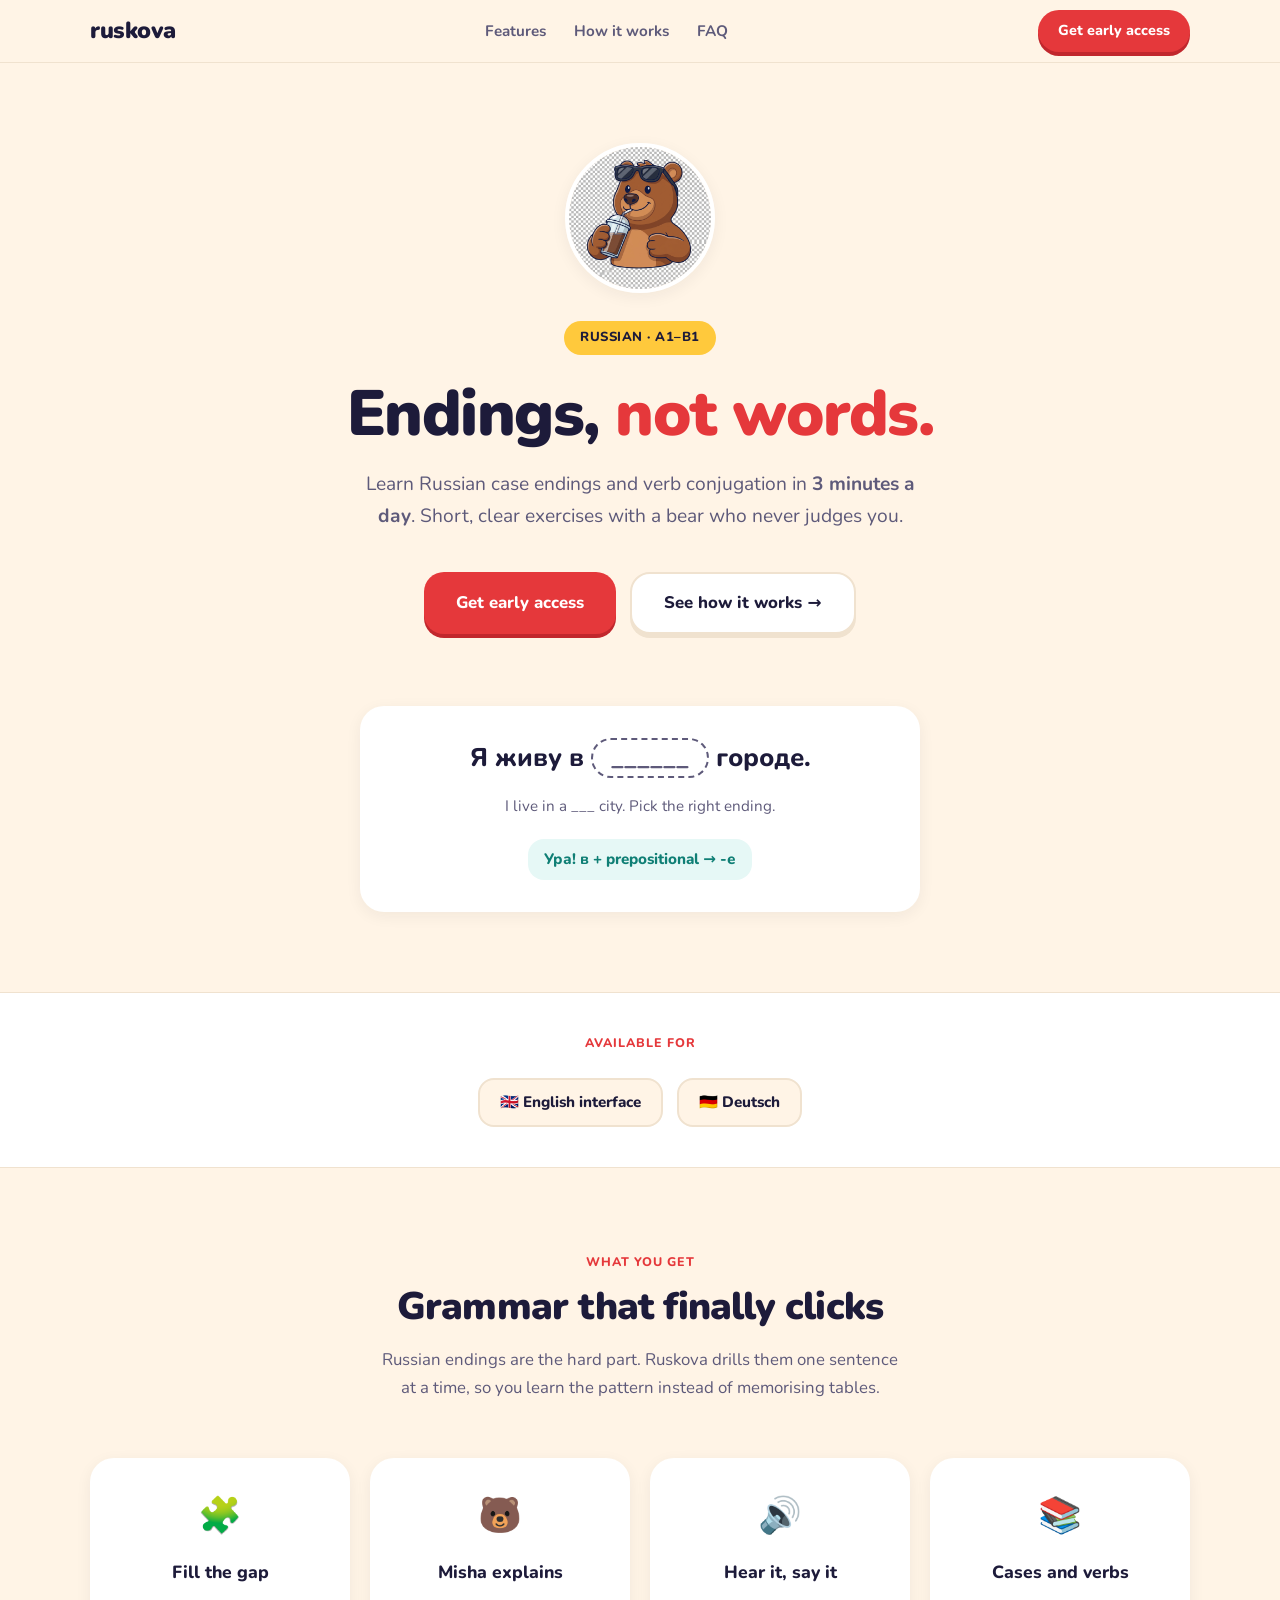
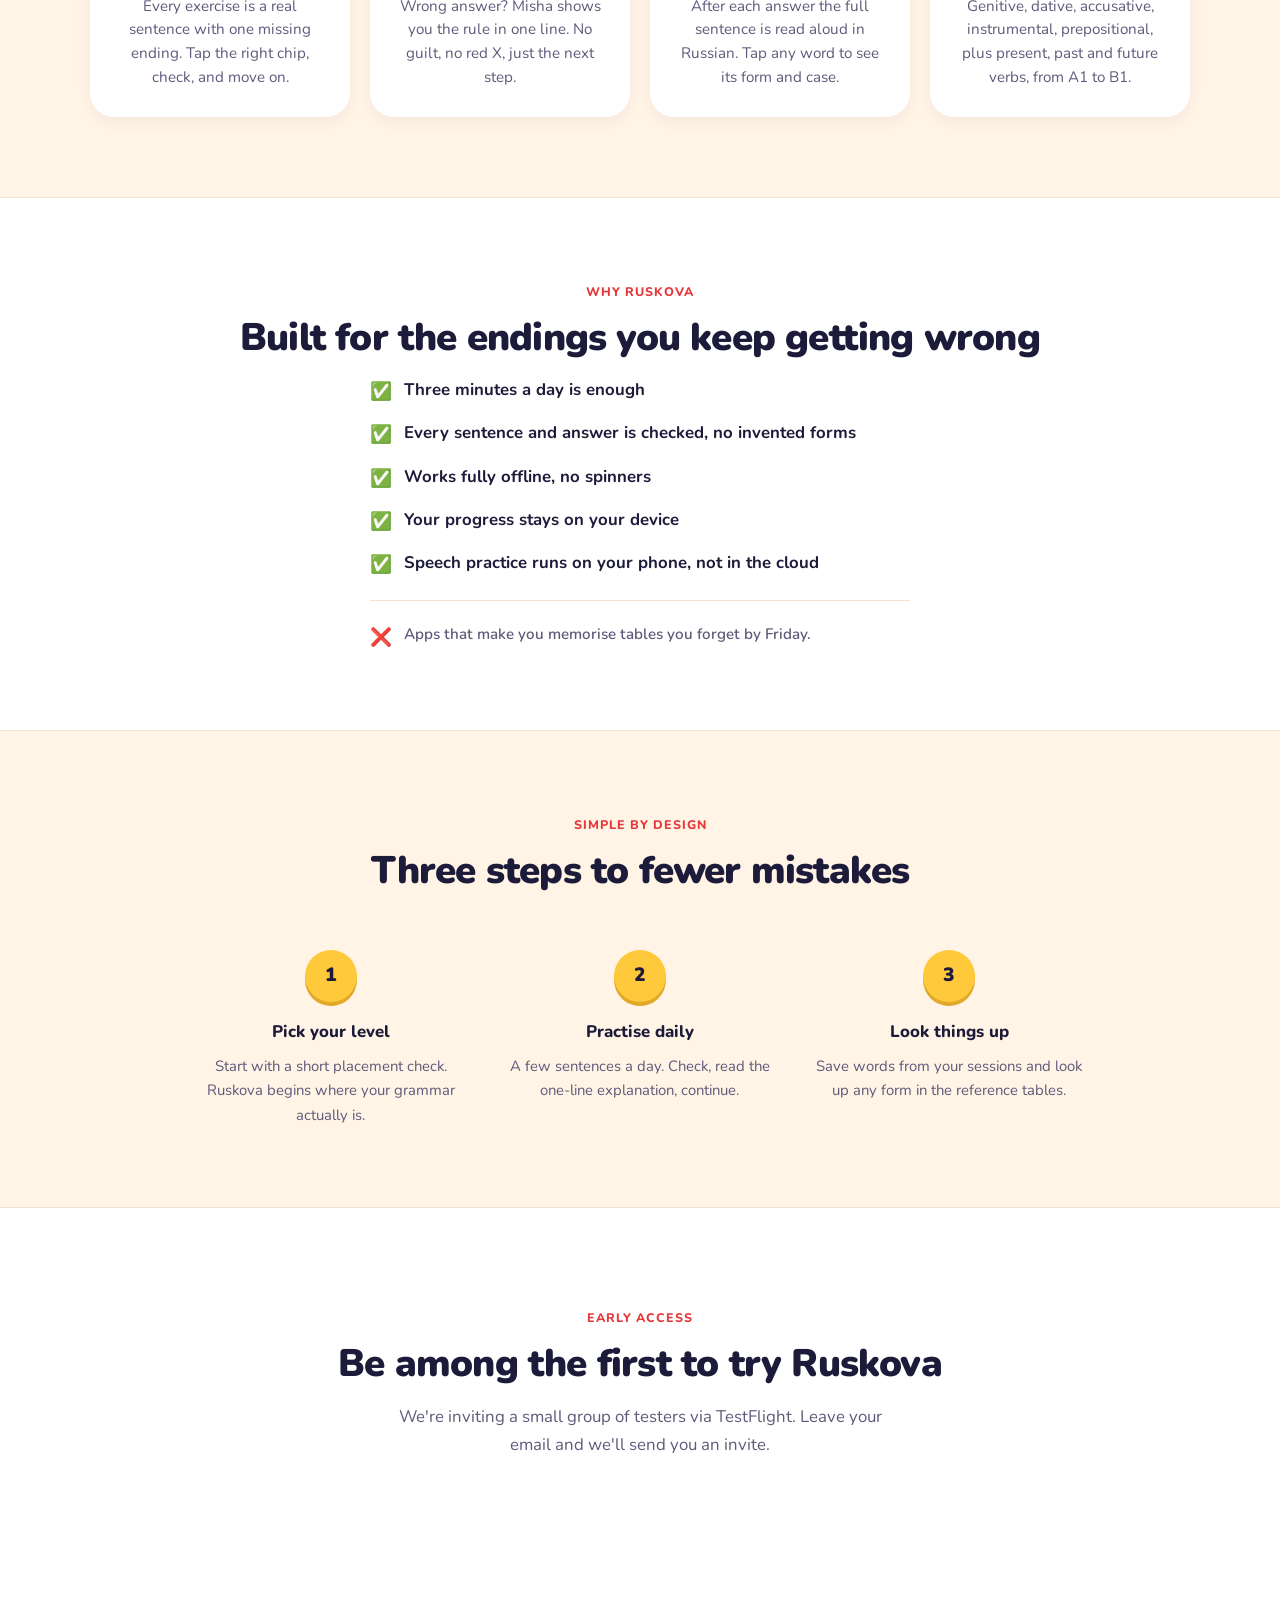
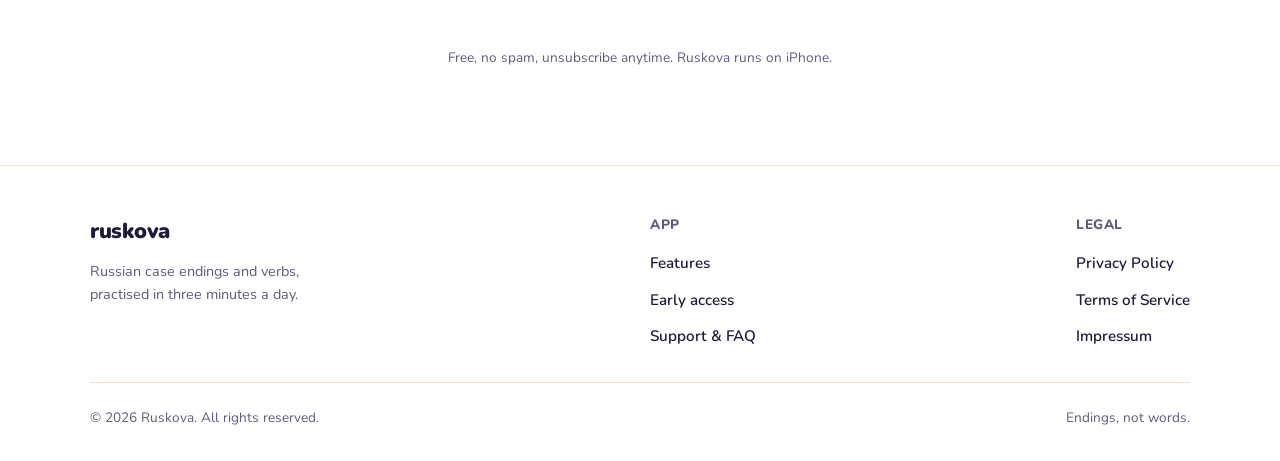
<file: index.html>
<!DOCTYPE html>
<html lang="en">
<head>
  <meta charset="UTF-8" />
  <meta name="viewport" content="width=device-width, initial-scale=1.0" />
  <title>Ruskova – Endings, not words.</title>
  <meta name="description" content="Ruskova teaches you Russian case endings and verb conjugation in 3 minutes a day. Practice A1–B1 with Misha, the cool bear who never judges." />
  <meta property="og:title" content="Ruskova – Endings, not words." />
  <meta property="og:description" content="Ruskova teaches you Russian case endings and verb conjugation in 3 minutes a day. Practice A1–B1 with Misha, the cool bear who never judges." />
  <meta property="og:type" content="website" />
  <link rel="preconnect" href="https://fonts.googleapis.com" />
  <link rel="preconnect" href="https://fonts.gstatic.com" crossorigin />
  <link href="https://fonts.googleapis.com/css2?family=Nunito:wght@400;600;700;800;900&display=swap" rel="stylesheet" />
  <link rel="stylesheet" href="assets/style.css" />
</head>
<body>

<!-- ── Navigation ── -->
<nav>
  <div class="nav-inner">
    <a href="index.html" class="nav-logo">ruskova</a>
    <ul class="nav-links">
      <li><a href="#features">Features</a></li>
      <li><a href="#how">How it works</a></li>
      <li><a href="support.html">FAQ</a></li>
    </ul>
    <a href="#beta" class="nav-links nav-cta">Get early access</a>
  </div>
</nav>

<!-- ── Hero ── -->
<section class="hero">
  <img class="hero-mascot" src="assets/misha.jpeg" alt="Misha, the cool bear with sunglasses" />
  <span class="hero-badge">Russian · A1–B1</span>
  <h1>Endings, <span class="highlight">not words.</span></h1>
  <p class="hero-sub">Learn Russian case endings and verb conjugation in <strong>3 minutes a day</strong>. Short, clear exercises with a bear who never judges you.</p>
  <div class="hero-actions">
    <a href="#beta" class="btn-primary">Get early access</a>
    <a href="#features" class="btn-ghost">See how it works →</a>
  </div>
</section>

<!-- ── Example ── -->
<section style="text-align:center; padding-top: 0;">
  <div class="example">
    <div class="sentence">Я живу в <span class="gap">______</span> городе.</div>
    <div class="translation">I live in a ___ city. Pick the right ending.</div>
    <span class="feedback">Ура! в + prepositional → -е</span>
  </div>
</section>

<!-- ── Languages ── -->
<section class="languages-section" style="padding: 40px 5%;">
  <p class="section-label" style="display:block;text-align:center;margin-bottom:24px;">Available for</p>
  <div class="lang-row">
    <span class="lang-chip">🇬🇧 English interface</span>
    <span class="lang-chip">🇩🇪 Deutsch</span>
  </div>
</section>

<!-- ── Features ── -->
<section id="features" style="text-align:center;">
  <span class="section-label">What you get</span>
  <h2 class="section-title">Grammar that finally clicks</h2>
  <p class="section-sub" style="margin:0 auto 56px;">Russian endings are the hard part. Ruskova drills them one sentence at a time, so you learn the pattern instead of memorising tables.</p>
  <div class="features-grid">
    <div class="feature-card">
      <span class="feature-icon">🧩</span>
      <h3>Fill the gap</h3>
      <p>Every exercise is a real sentence with one missing ending. Tap the right chip, check, and move on.</p>
    </div>
    <div class="feature-card">
      <span class="feature-icon">🐻</span>
      <h3>Misha explains</h3>
      <p>Wrong answer? Misha shows you the rule in one line. No guilt, no red X, just the next step.</p>
    </div>
    <div class="feature-card">
      <span class="feature-icon">🔊</span>
      <h3>Hear it, say it</h3>
      <p>After each answer the full sentence is read aloud in Russian. Tap any word to see its form and case.</p>
    </div>
    <div class="feature-card">
      <span class="feature-icon">📚</span>
      <h3>Cases and verbs</h3>
      <p>Genitive, dative, accusative, instrumental, prepositional, plus present, past and future verbs, from A1 to B1.</p>
    </div>
  </div>
</section>

<!-- ── Benefits ── -->
<section style="text-align:center; background: var(--card); border-top:1px solid var(--border); border-bottom:1px solid var(--border);">
  <span class="section-label">Why Ruskova</span>
  <h2 class="section-title">Built for the endings you keep getting wrong</h2>
  <div class="benefits-list">
    <div class="benefit-row"><span class="benefit-icon">✅</span> Three minutes a day is enough</div>
    <div class="benefit-row"><span class="benefit-icon">✅</span> Every sentence and answer is checked, no invented forms</div>
    <div class="benefit-row"><span class="benefit-icon">✅</span> Works fully offline, no spinners</div>
    <div class="benefit-row"><span class="benefit-icon">✅</span> Your progress stays on your device</div>
    <div class="benefit-row"><span class="benefit-icon">✅</span> Speech practice runs on your phone, not in the cloud</div>
    <hr class="benefit-divider" />
    <div class="benefit-row benefit-no"><span class="benefit-icon">❌</span> Apps that make you memorise tables you forget by Friday.</div>
  </div>
</section>

<!-- ── How it works ── -->
<section id="how" style="text-align:center;">
  <span class="section-label">Simple by design</span>
  <h2 class="section-title">Three steps to fewer mistakes</h2>
  <div class="steps" style="margin-top: 56px;">
    <div class="step">
      <div class="step-num">1</div>
      <h3>Pick your level</h3>
      <p>Start with a short placement check. Ruskova begins where your grammar actually is.</p>
    </div>
    <div class="step">
      <div class="step-num">2</div>
      <h3>Practise daily</h3>
      <p>A few sentences a day. Check, read the one-line explanation, continue.</p>
    </div>
    <div class="step">
      <div class="step-num">3</div>
      <h3>Look things up</h3>
      <p>Save words from your sessions and look up any form in the reference tables.</p>
    </div>
  </div>
</section>

<!-- ── Early Access Signup ── -->
<section id="beta" style="text-align:center; padding: 96px 5%; background: var(--card); border-top:1px solid var(--border);">
  <span class="section-label">Early access</span>
  <h2 class="section-title">Be among the first to try Ruskova</h2>
  <p class="section-sub" style="margin: 0 auto 40px;">We're inviting a small group of testers via TestFlight. Leave your email and we'll send you an invite.</p>

  <div style="max-width: 480px; margin: 0 auto;">
    <!-- TODO: replace YOUR_FORM_ID with the Tally.so form ID for Ruskova -->
    <iframe
      data-tally-src="https://tally.so/embed/YOUR_FORM_ID?alignLeft=0&hideTitle=1&transparentBackground=1&dynamicHeight=1"
      loading="lazy"
      width="100%"
      height="120"
      frameborder="0"
      marginheight="0"
      marginwidth="0"
      title="Early access signup"
      style="border-radius: 16px;"
    ></iframe>
    <script>
      var d=document,w="https://tally.so/widgets/embed.js",v=function(){"undefined"!=typeof Tally?Tally.loadEmbeds():d.querySelectorAll("[data-tally-src]:not([src])").forEach((function(e){e.src=e.dataset.tallySrc}))};if("undefined"!=typeof Tally)v();else if(d.querySelector('script[src="'+w+'"]')==null){var s=d.createElement("script");s.src=w,s.onload=v,s.onerror=v,d.body.appendChild(s);}
    </script>
    <noscript>
      <a href="mailto:support@ruskova.app?subject=Early access request" class="btn-primary" style="margin-top:16px;">
        Request early access by email
      </a>
    </noscript>
  </div>

  <p style="font-size:0.85rem; color: var(--muted); margin-top: 20px;">
    Free, no spam, unsubscribe anytime. Ruskova runs on iPhone.
  </p>
</section>

<!-- ── Footer ── -->
<footer>
  <div class="footer-inner">
    <div class="footer-brand">
      <div class="logo">ruskova</div>
      <p>Russian case endings and verbs, practised in three minutes a day.</p>
    </div>
    <div class="footer-col">
      <h4>App</h4>
      <ul>
        <li><a href="#features">Features</a></li>
        <li><a href="#beta">Early access</a></li>
        <li><a href="support.html">Support & FAQ</a></li>
      </ul>
    </div>
    <div class="footer-col">
      <h4>Legal</h4>
      <ul>
        <li><a href="privacy.html">Privacy Policy</a></li>
        <li><a href="terms.html">Terms of Service</a></li>
        <li><a href="impressum.html">Impressum</a></li>
      </ul>
    </div>
  </div>
  <div class="footer-bottom">
    <span>© 2026 Ruskova. All rights reserved.</span>
    <span>Endings, not words.</span>
  </div>
</footer>

</body>
</html>
</file>
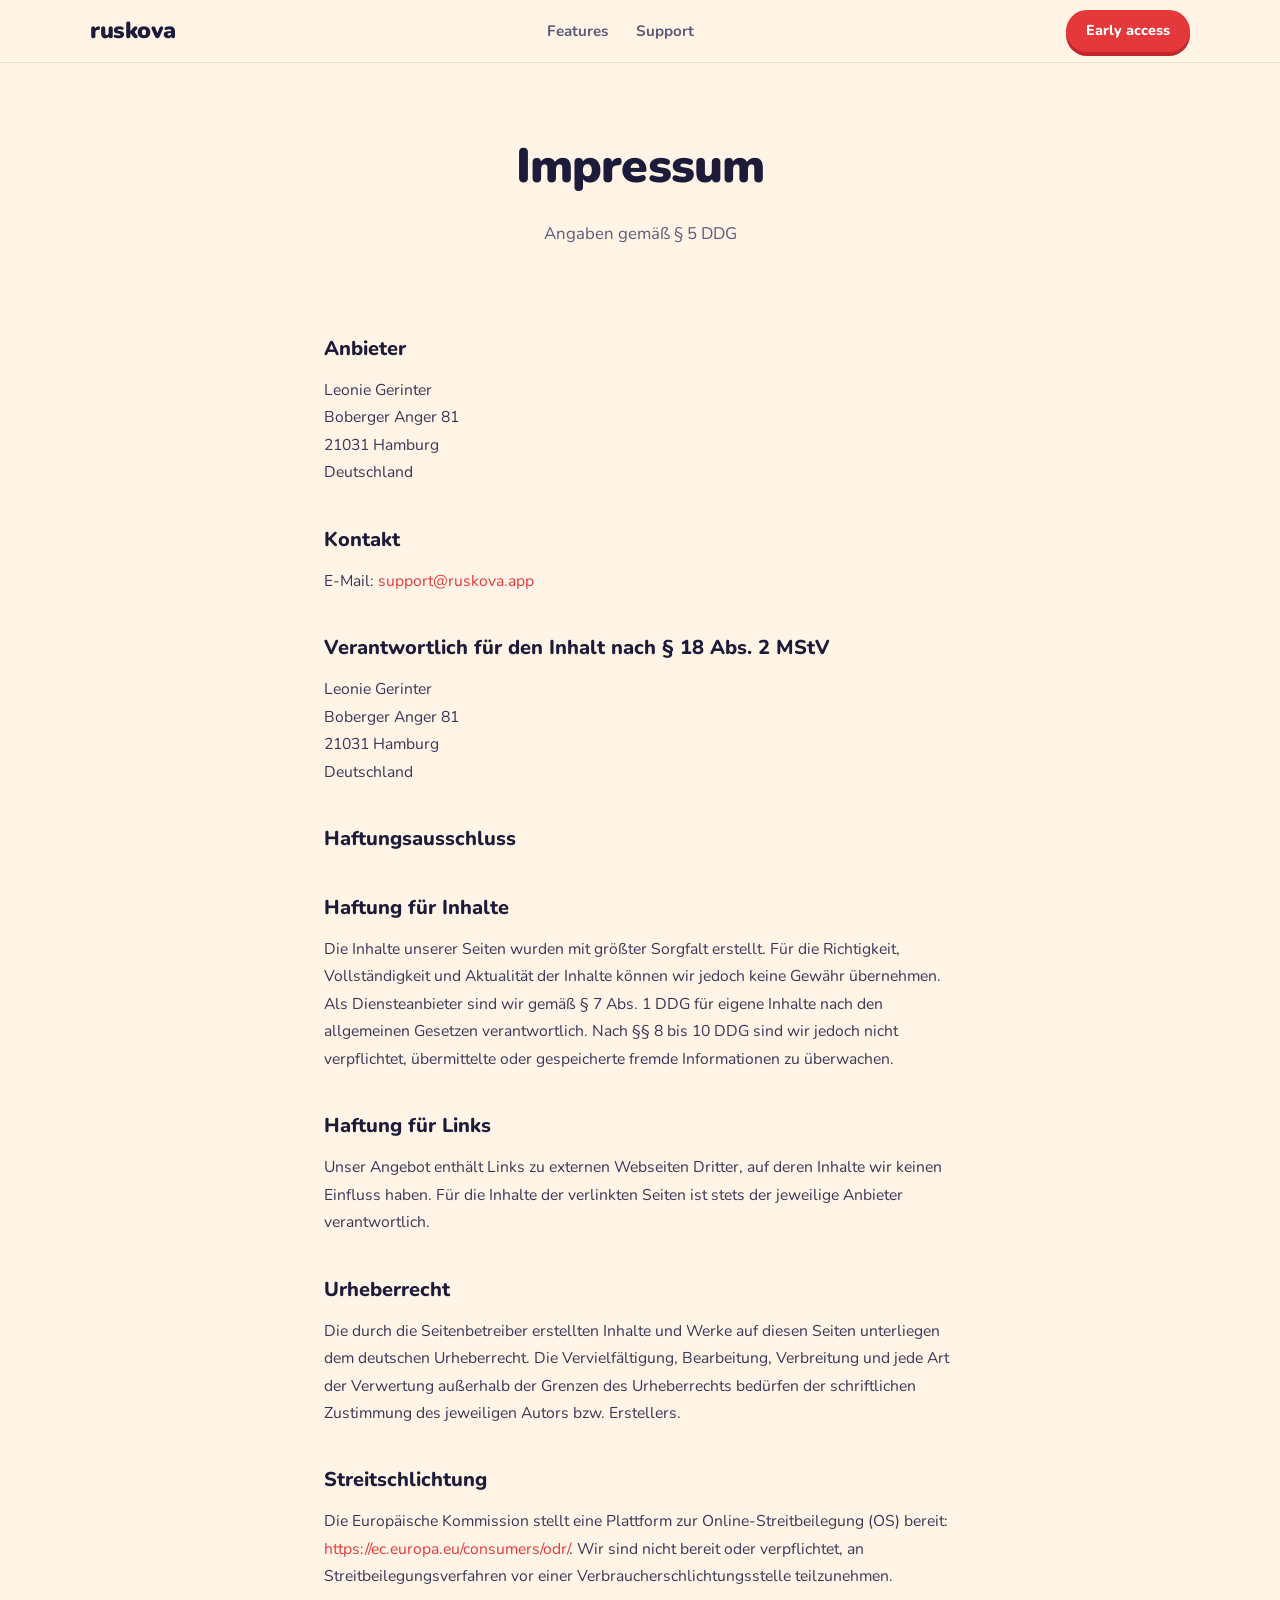
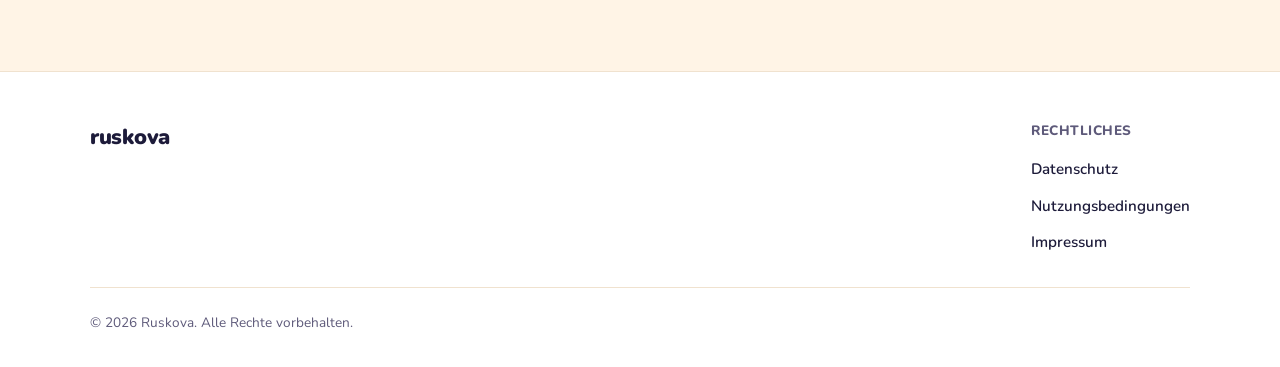
<file: impressum.html>
<!DOCTYPE html>
<html lang="de">
<head>
  <meta charset="UTF-8" />
  <meta name="viewport" content="width=device-width, initial-scale=1.0" />
  <title>Impressum – Ruskova</title>
  <link rel="preconnect" href="https://fonts.googleapis.com" />
  <link rel="preconnect" href="https://fonts.gstatic.com" crossorigin />
  <link href="https://fonts.googleapis.com/css2?family=Nunito:wght@400;600;700;800;900&display=swap" rel="stylesheet" />
  <link rel="stylesheet" href="assets/style.css" />
</head>
<body>

<nav>
  <div class="nav-inner">
    <a href="index.html" class="nav-logo">ruskova</a>
    <ul class="nav-links">
      <li><a href="index.html#features">Features</a></li>
      <li><a href="support.html">Support</a></li>
    </ul>
    <a href="index.html#beta" class="nav-links nav-cta">Early access</a>
  </div>
</nav>

<div class="page-hero">
  <h1>Impressum</h1>
  <p>Angaben gemäß § 5 DDG</p>
</div>

<div class="content-wrap">

  <h2>Anbieter</h2>
  <p>
    Leonie Gerinter <br/>
    Boberger Anger 81 <br/>
    21031 Hamburg <br/>
    Deutschland
  </p>

  <h2>Kontakt</h2>
  <p>
    E-Mail: <a href="mailto:support@ruskova.app">support@ruskova.app</a>
  </p>

  <h2>Verantwortlich für den Inhalt nach § 18 Abs. 2 MStV</h2>
  <p>
    Leonie Gerinter <br/>
    Boberger Anger 81 <br/>
 21031 Hamburg <br/>
    Deutschland
  </p>

  <h2>Haftungsausschluss</h2>

  <h2>Haftung für Inhalte</h2>
  <p>Die Inhalte unserer Seiten wurden mit größter Sorgfalt erstellt. Für die Richtigkeit, Vollständigkeit und Aktualität der Inhalte können wir jedoch keine Gewähr übernehmen. Als Diensteanbieter sind wir gemäß § 7 Abs. 1 DDG für eigene Inhalte nach den allgemeinen Gesetzen verantwortlich. Nach §§ 8 bis 10 DDG sind wir jedoch nicht verpflichtet, übermittelte oder gespeicherte fremde Informationen zu überwachen.</p>

  <h2>Haftung für Links</h2>
  <p>Unser Angebot enthält Links zu externen Webseiten Dritter, auf deren Inhalte wir keinen Einfluss haben. Für die Inhalte der verlinkten Seiten ist stets der jeweilige Anbieter verantwortlich.</p>

  <h2>Urheberrecht</h2>
  <p>Die durch die Seitenbetreiber erstellten Inhalte und Werke auf diesen Seiten unterliegen dem deutschen Urheberrecht. Die Vervielfältigung, Bearbeitung, Verbreitung und jede Art der Verwertung außerhalb der Grenzen des Urheberrechts bedürfen der schriftlichen Zustimmung des jeweiligen Autors bzw. Erstellers.</p>

  <h2>Streitschlichtung</h2>
  <p>Die Europäische Kommission stellt eine Plattform zur Online-Streitbeilegung (OS) bereit: <a href="https://ec.europa.eu/consumers/odr/" target="_blank" rel="noopener">https://ec.europa.eu/consumers/odr/</a>. Wir sind nicht bereit oder verpflichtet, an Streitbeilegungsverfahren vor einer Verbraucherschlichtungsstelle teilzunehmen.</p>

</div>

<footer>
  <div class="footer-inner">
    <div class="footer-brand">
      <div class="logo">ruskova</div>
    </div>
    <div class="footer-col">
      <h4>Rechtliches</h4>
      <ul>
        <li><a href="privacy.html">Datenschutz</a></li>
        <li><a href="terms.html">Nutzungsbedingungen</a></li>
        <li><a href="impressum.html">Impressum</a></li>
      </ul>
    </div>
  </div>
  <div class="footer-bottom">
    <span>© 2026 Ruskova. Alle Rechte vorbehalten.</span>
  </div>
</footer>

</body>
</html>
</file>
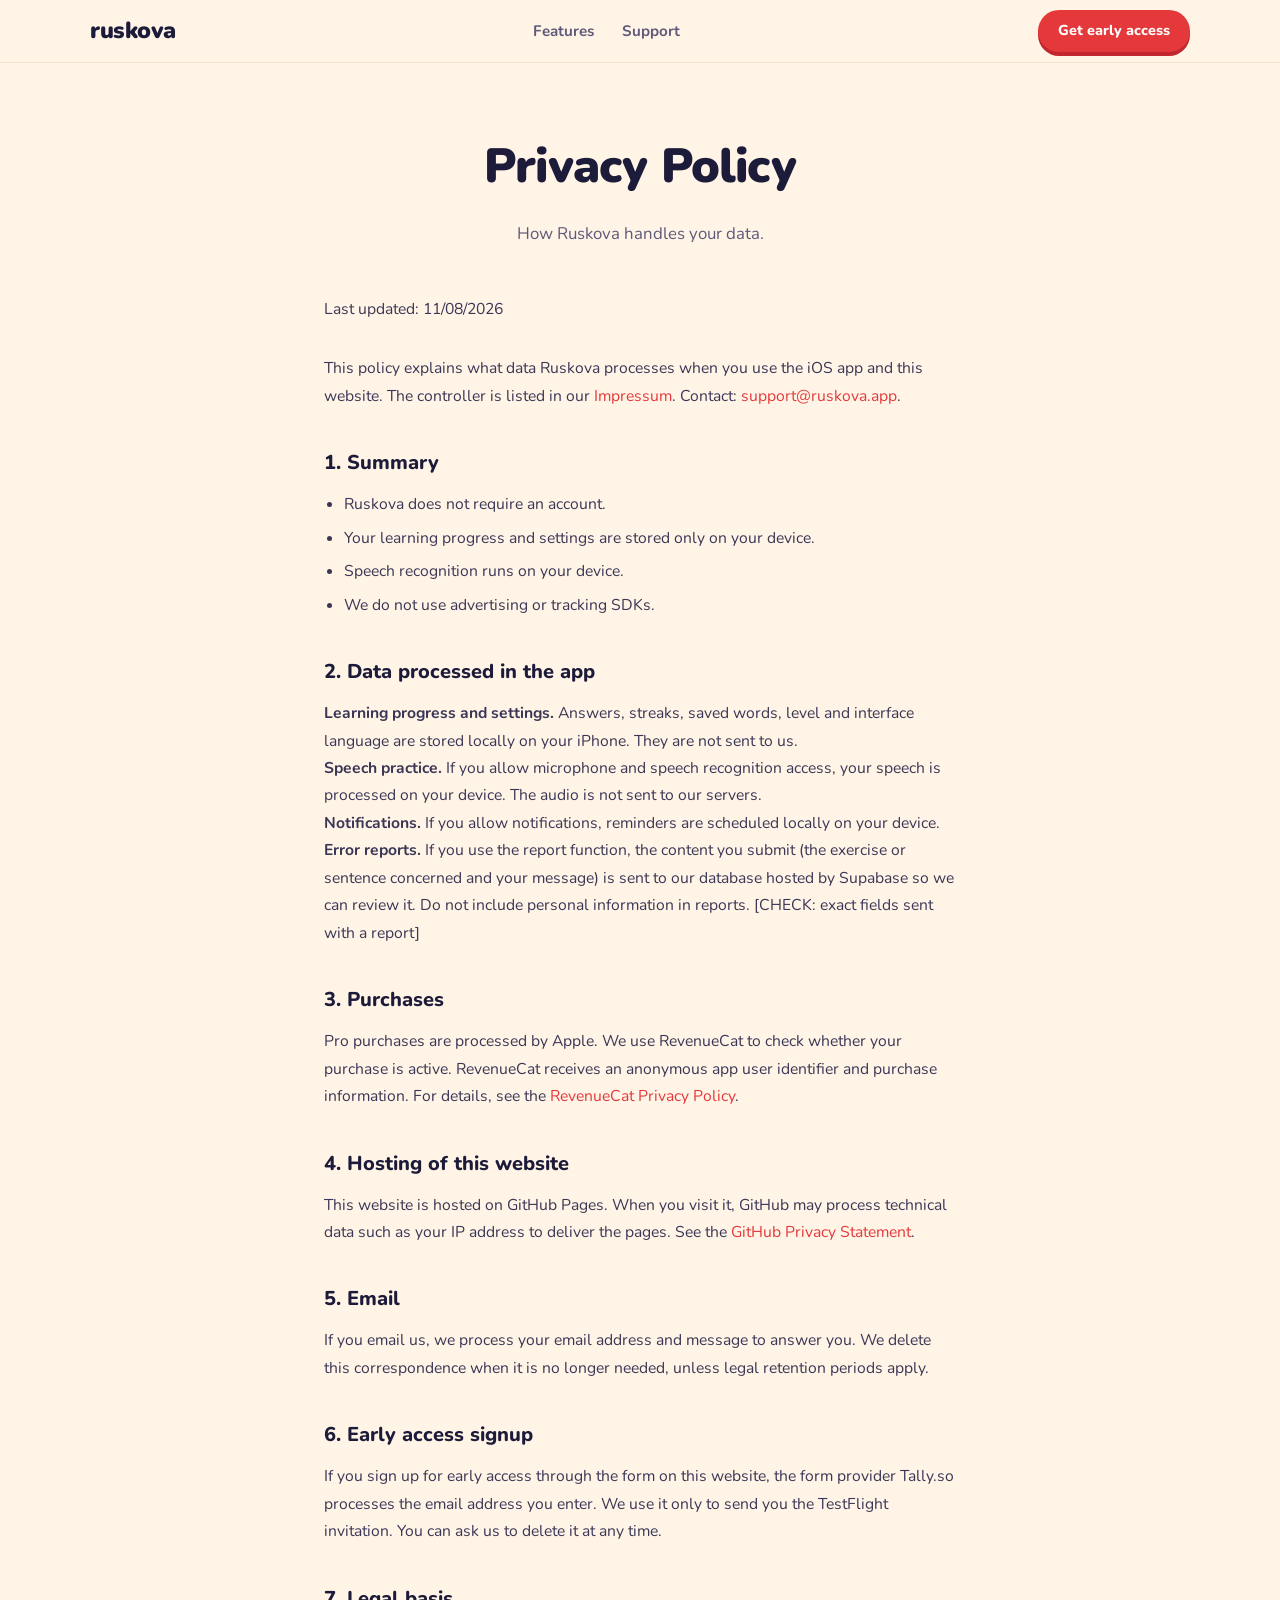
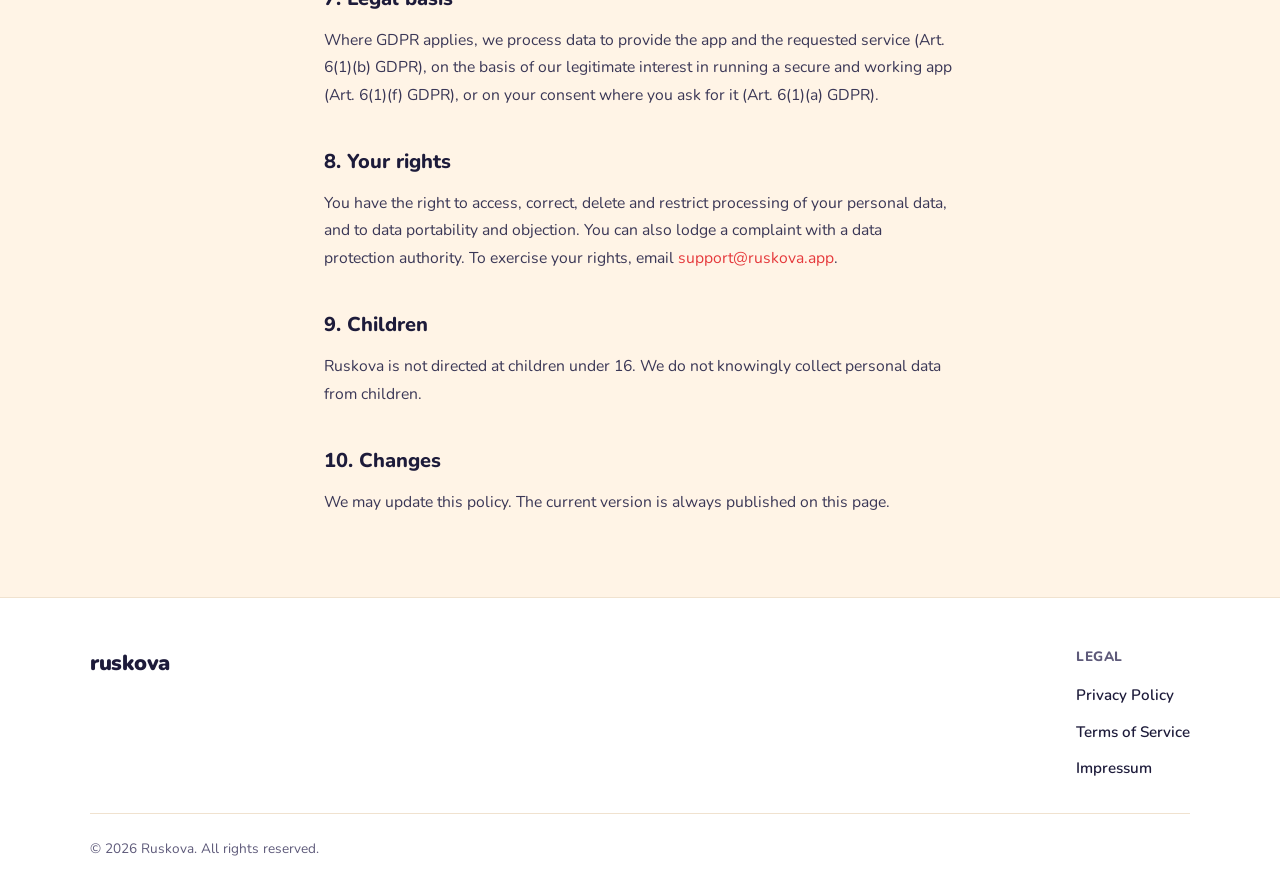
<file: privacy.html>
<!DOCTYPE html>
<html lang="en">
<head>
  <meta charset="UTF-8" />
  <meta name="viewport" content="width=device-width, initial-scale=1.0" />
  <title>Privacy Policy – Ruskova</title>
  <link rel="preconnect" href="https://fonts.googleapis.com" />
  <link rel="preconnect" href="https://fonts.gstatic.com" crossorigin />
  <link href="https://fonts.googleapis.com/css2?family=Nunito:wght@400;600;700;800;900&display=swap" rel="stylesheet" />
  <link rel="stylesheet" href="assets/style.css" />
</head>
<body>

<nav>
  <div class="nav-inner">
    <a href="index.html" class="nav-logo">ruskova</a>
    <ul class="nav-links">
      <li><a href="index.html#features">Features</a></li>
      <li><a href="support.html">Support</a></li>
    </ul>
    <a href="index.html#beta" class="nav-links nav-cta">Get early access</a>
  </div>
</nav>

<div class="page-hero">
  <h1>Privacy Policy</h1>
  <p>How Ruskova handles your data.</p>
</div>

<div class="content-wrap">
  <p class="last-updated">Last updated: 11/08/2026 </p>

  <p>This policy explains what data Ruskova processes when you use the iOS app and this website. The controller is listed in our <a href="impressum.html">Impressum</a>. Contact: <a href="mailto:support@ruskova.app">support@ruskova.app</a>.</p>

  <h2>1. Summary</h2>
  <ul>
    <li>Ruskova does not require an account.</li>
    <li>Your learning progress and settings are stored only on your device.</li>
    <li>Speech recognition runs on your device.</li>
    <li>We do not use advertising or tracking SDKs.</li>
  </ul>

  <h2>2. Data processed in the app</h2>
  <p><strong>Learning progress and settings.</strong> Answers, streaks, saved words, level and interface language are stored locally on your iPhone. They are not sent to us.</p>
  <p><strong>Speech practice.</strong> If you allow microphone and speech recognition access, your speech is processed on your device. The audio is not sent to our servers.</p>
  <p><strong>Notifications.</strong> If you allow notifications, reminders are scheduled locally on your device.</p>
  <p><strong>Error reports.</strong> If you use the report function, the content you submit (the exercise or sentence concerned and your message) is sent to our database hosted by Supabase so we can review it. Do not include personal information in reports. [CHECK: exact fields sent with a report]</p>

  <h2>3. Purchases</h2>
  <p>Pro purchases are processed by Apple. We use RevenueCat to check whether your purchase is active. RevenueCat receives an anonymous app user identifier and purchase information. For details, see the <a href="https://www.revenuecat.com/privacy" target="_blank" rel="noopener">RevenueCat Privacy Policy</a>.</p>

  <h2>4. Hosting of this website</h2>
  <p>This website is hosted on GitHub Pages. When you visit it, GitHub may process technical data such as your IP address to deliver the pages. See the <a href="https://docs.github.com/site-policy/privacy-policies" target="_blank" rel="noopener">GitHub Privacy Statement</a>.</p>

  <h2>5. Email</h2>
  <p>If you email us, we process your email address and message to answer you. We delete this correspondence when it is no longer needed, unless legal retention periods apply.</p>

  <h2>6. Early access signup</h2>
  <p>If you sign up for early access through the form on this website, the form provider Tally.so processes the email address you enter. We use it only to send you the TestFlight invitation. You can ask us to delete it at any time.</p>

  <h2>7. Legal basis</h2>
  <p>Where GDPR applies, we process data to provide the app and the requested service (Art. 6(1)(b) GDPR), on the basis of our legitimate interest in running a secure and working app (Art. 6(1)(f) GDPR), or on your consent where you ask for it (Art. 6(1)(a) GDPR).</p>

  <h2>8. Your rights</h2>
  <p>You have the right to access, correct, delete and restrict processing of your personal data, and to data portability and objection. You can also lodge a complaint with a data protection authority. To exercise your rights, email <a href="mailto:support@ruskova.app">support@ruskova.app</a>.</p>

  <h2>9. Children</h2>
  <p>Ruskova is not directed at children under 16. We do not knowingly collect personal data from children.</p>

  <h2>10. Changes</h2>
  <p>We may update this policy. The current version is always published on this page.</p>
</div>

<footer>
  <div class="footer-inner">
    <div class="footer-brand">
      <div class="logo">ruskova</div>
    </div>
    <div class="footer-col">
      <h4>Legal</h4>
      <ul>
        <li><a href="privacy.html">Privacy Policy</a></li>
        <li><a href="terms.html">Terms of Service</a></li>
        <li><a href="impressum.html">Impressum</a></li>
      </ul>
    </div>
  </div>
  <div class="footer-bottom">
    <span>© 2026 Ruskova. All rights reserved.</span>
  </div>
</footer>

</body>
</html>
</file>
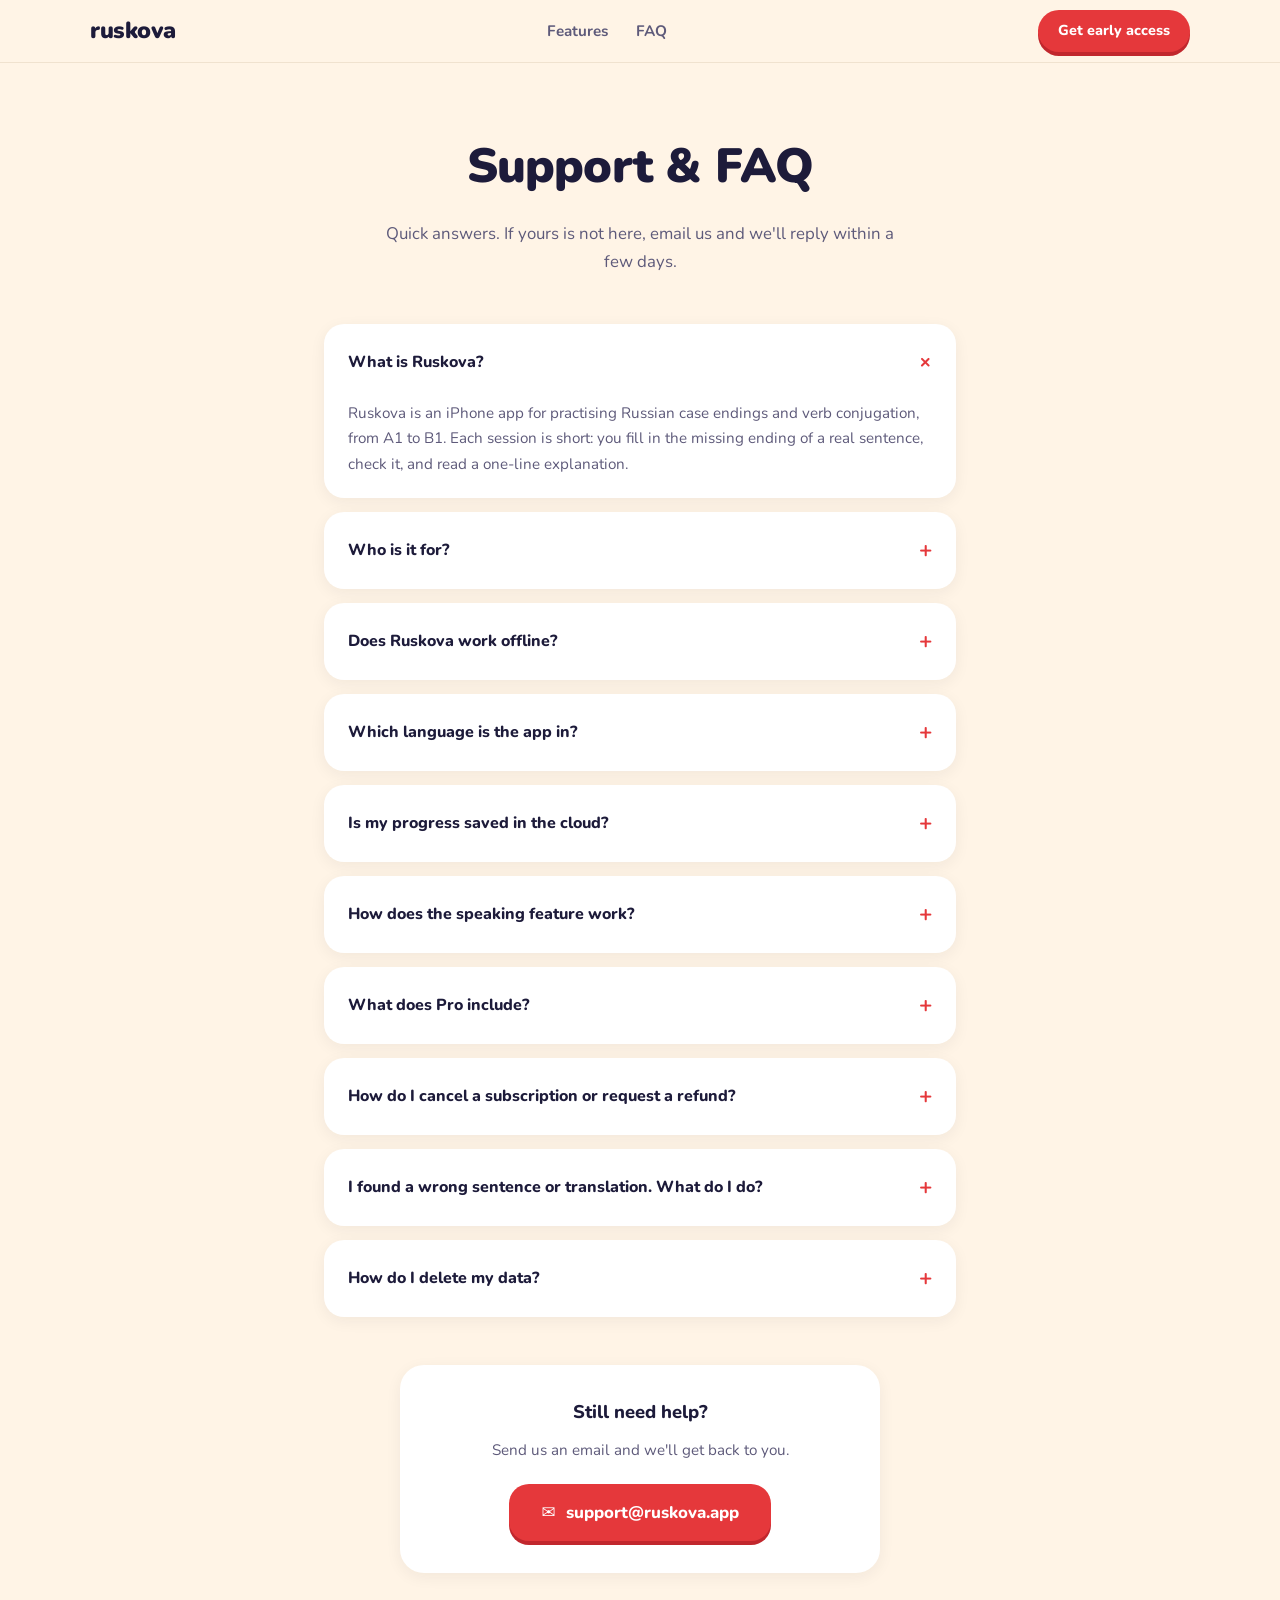
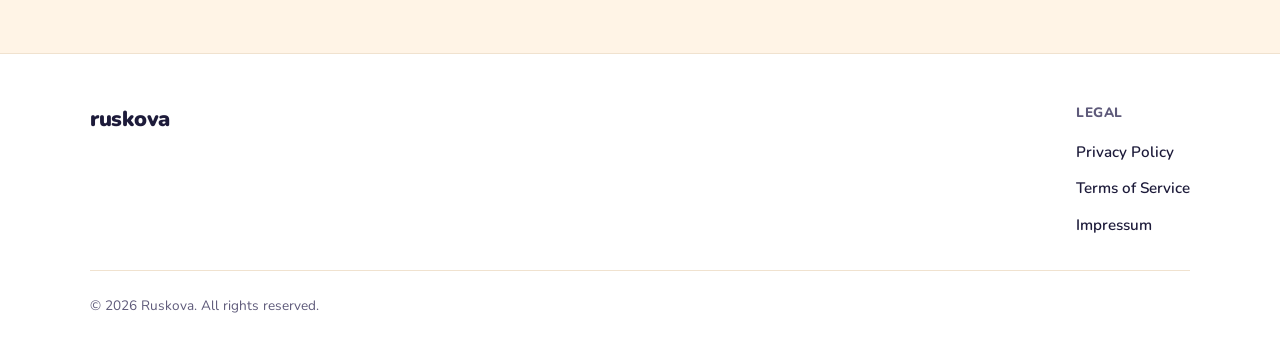
<file: support.html>
<!DOCTYPE html>
<html lang="en">
<head>
  <meta charset="UTF-8" />
  <meta name="viewport" content="width=device-width, initial-scale=1.0" />
  <title>Support & FAQ – Ruskova</title>
  <meta name="description" content="Answers to common questions about Ruskova, and how to contact support." />
  <link rel="preconnect" href="https://fonts.googleapis.com" />
  <link rel="preconnect" href="https://fonts.gstatic.com" crossorigin />
  <link href="https://fonts.googleapis.com/css2?family=Nunito:wght@400;600;700;800;900&display=swap" rel="stylesheet" />
  <link rel="stylesheet" href="assets/style.css" />
</head>
<body>

<nav>
  <div class="nav-inner">
    <a href="index.html" class="nav-logo">ruskova</a>
    <ul class="nav-links">
      <li><a href="index.html#features">Features</a></li>
      <li><a href="support.html">FAQ</a></li>
    </ul>
    <a href="index.html#beta" class="nav-links nav-cta">Get early access</a>
  </div>
</nav>

<div class="page-hero">
  <h1>Support & FAQ</h1>
  <p>Quick answers. If yours is not here, email us and we'll reply within a few days.</p>
</div>

<div class="content-wrap" style="max-width: 760px;">
  <div class="faq-list">

    <details class="faq-item" open>
      <summary>What is Ruskova?</summary>
      <div class="faq-answer">Ruskova is an iPhone app for practising Russian case endings and verb conjugation, from A1 to B1. Each session is short: you fill in the missing ending of a real sentence, check it, and read a one-line explanation.</div>
    </details>

    <details class="faq-item">
      <summary>Who is it for?</summary>
      <div class="faq-answer">Learners who know the basics of Russian and keep mixing up endings. You do not need to be a beginner, but Ruskova is not a course for people starting from zero.</div>
    </details>

    <details class="faq-item">
      <summary>Does Ruskova work offline?</summary>
      <div class="faq-answer">Yes. All exercises are stored in the app, so you can practise without an internet connection.</div>
    </details>

    <details class="faq-item">
      <summary>Which language is the app in?</summary>
      <div class="faq-answer">The interface follows your iPhone's language. English and German are available; any other language falls back to English. You can change it during onboarding or in the settings.</div>
    </details>

    <details class="faq-item">
      <summary>Is my progress saved in the cloud?</summary>
      <div class="faq-answer">No. Your learning progress is stored only on your device. If you delete the app, that progress is removed with it.</div>
    </details>

    <details class="faq-item">
      <summary>How does the speaking feature work?</summary>
      <div class="faq-answer">Speech recognition runs on your iPhone, not on a server. The app reads the correct sentence aloud in Russian using the system voice, so you can listen and repeat.</div>
    </details>

    <details class="faq-item">
      <summary>What does Pro include?</summary>
      <div class="faq-answer">Pro unlocks the full set of exercises and levels. The free version lets you try the core practice first. Purchases are handled by Apple, and you can restore them on a new device from the Pro screen.</div>
    </details>

    <details class="faq-item">
      <summary>How do I cancel a subscription or request a refund?</summary>
      <div class="faq-answer">Subscriptions are managed in your Apple ID settings (Settings → your name → Subscriptions). Refunds are handled by Apple. Visit reportaproblem.apple.com or contact Apple Support.</div>
    </details>

    <details class="faq-item">
      <summary>I found a wrong sentence or translation. What do I do?</summary>
      <div class="faq-answer">Use the report button in the app, or email us with the sentence. Every reported item is checked by hand before we change it.</div>
    </details>

    <details class="faq-item">
      <summary>How do I delete my data?</summary>
      <div class="faq-answer">Delete the app to remove all locally stored progress. We do not hold an account for you. For anything else, see the Privacy Policy or email us.</div>
    </details>

  </div>

  <div class="contact-card">
    <h3>Still need help?</h3>
    <p>Send us an email and we'll get back to you.</p>
    <a href="mailto:support@ruskova.app?subject=Ruskova support" class="btn-primary">✉️ &nbsp;support@ruskova.app</a>
  </div>
</div>

<footer>
  <div class="footer-inner">
    <div class="footer-brand">
      <div class="logo">ruskova</div>
    </div>
    <div class="footer-col">
      <h4>Legal</h4>
      <ul>
        <li><a href="privacy.html">Privacy Policy</a></li>
        <li><a href="terms.html">Terms of Service</a></li>
        <li><a href="impressum.html">Impressum</a></li>
      </ul>
    </div>
  </div>
  <div class="footer-bottom">
    <span>© 2026 Ruskova. All rights reserved.</span>
  </div>
</footer>

</body>
</html>
</file>
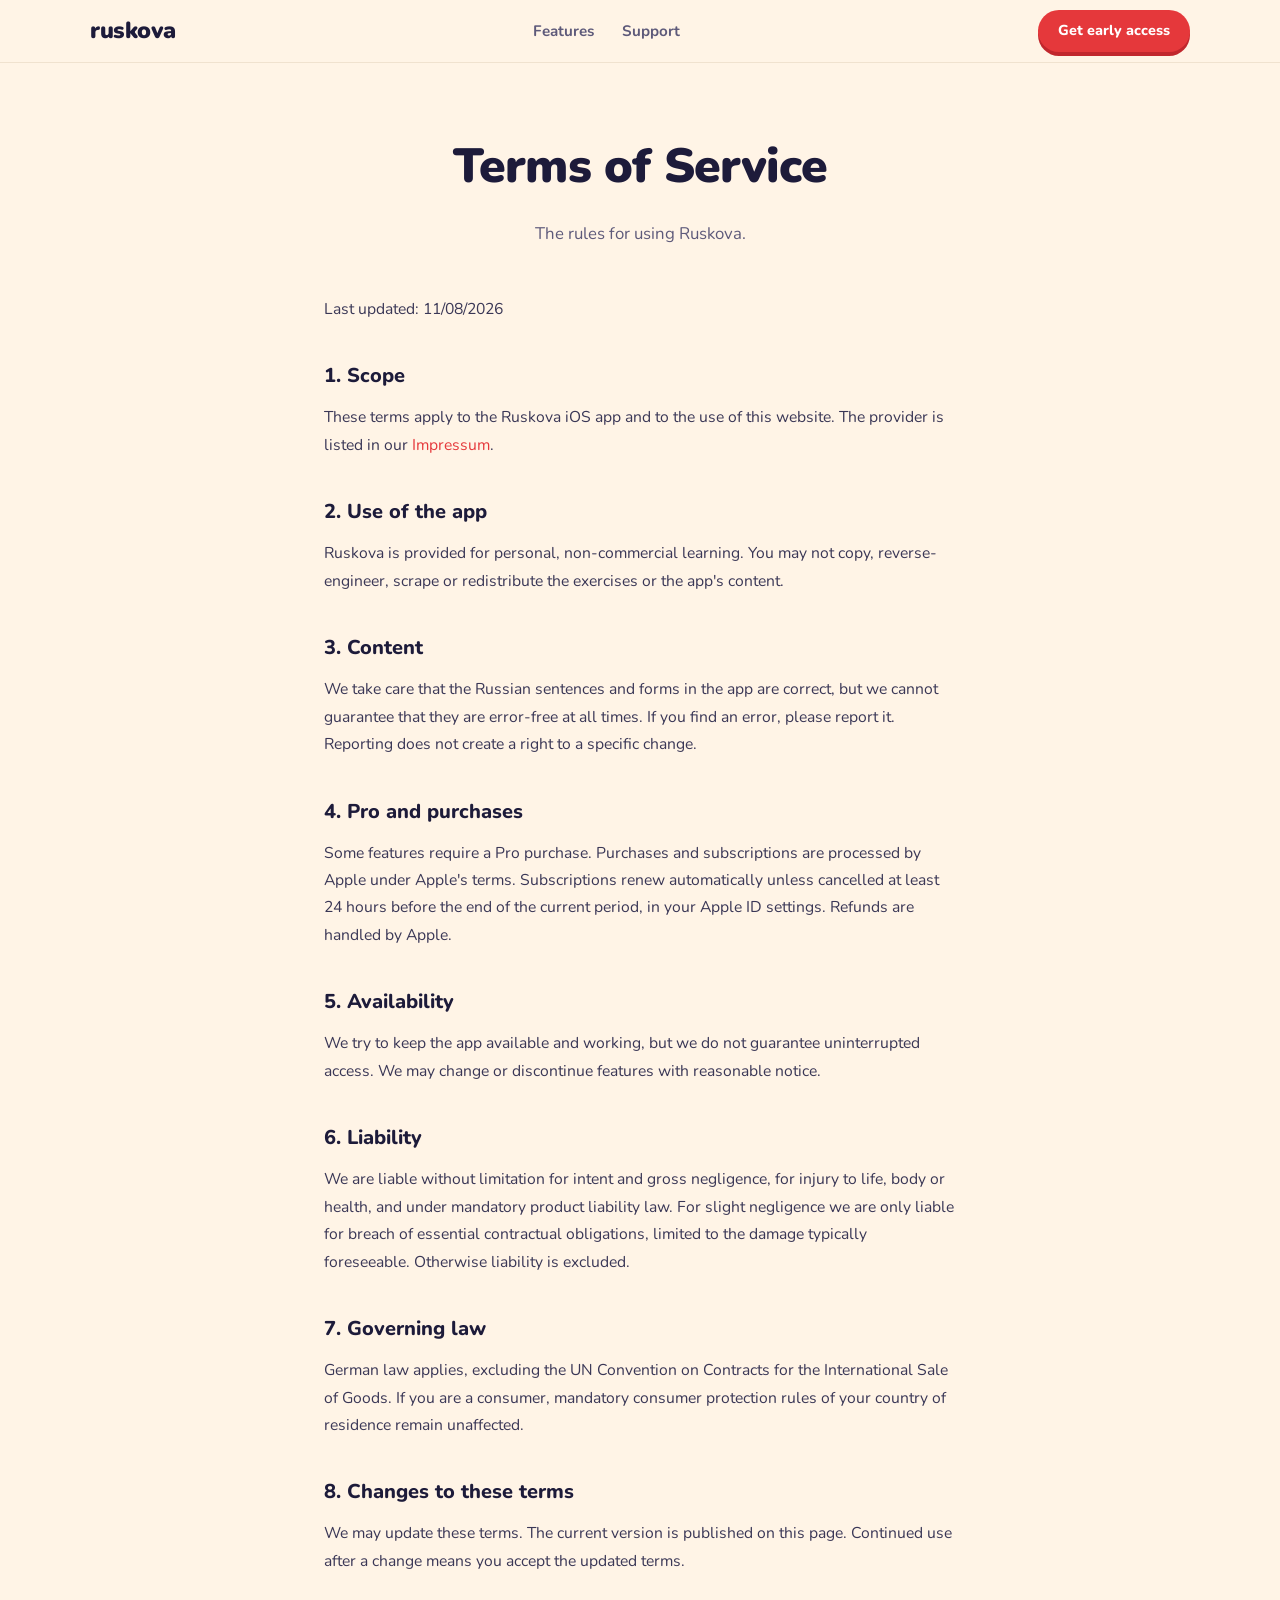
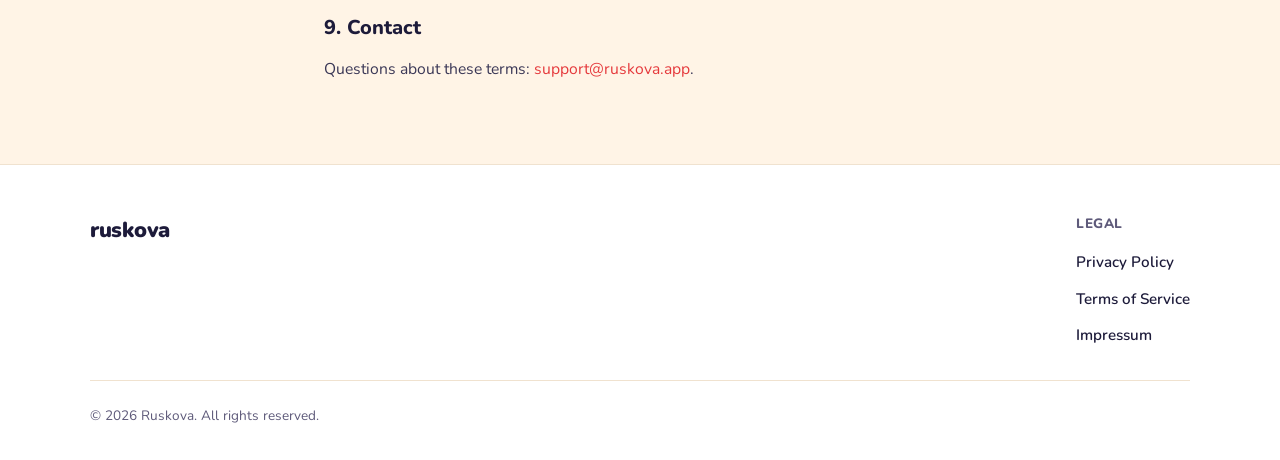
<file: terms.html>
<!DOCTYPE html>
<html lang="en">
<head>
  <meta charset="UTF-8" />
  <meta name="viewport" content="width=device-width, initial-scale=1.0" />
  <title>Terms of Service – Ruskova</title>
  <link rel="preconnect" href="https://fonts.googleapis.com" />
  <link rel="preconnect" href="https://fonts.gstatic.com" crossorigin />
  <link href="https://fonts.googleapis.com/css2?family=Nunito:wght@400;600;700;800;900&display=swap" rel="stylesheet" />
  <link rel="stylesheet" href="assets/style.css" />
</head>
<body>

<nav>
  <div class="nav-inner">
    <a href="index.html" class="nav-logo">ruskova</a>
    <ul class="nav-links">
      <li><a href="index.html#features">Features</a></li>
      <li><a href="support.html">Support</a></li>
    </ul>
    <a href="index.html#beta" class="nav-links nav-cta">Get early access</a>
  </div>
</nav>

<div class="page-hero">
  <h1>Terms of Service</h1>
  <p>The rules for using Ruskova.</p>
</div>

<div class="content-wrap">
  <p class="last-updated">Last updated: 11/08/2026 </p>

  <h2>1. Scope</h2>
  <p>These terms apply to the Ruskova iOS app and to the use of this website. The provider is listed in our <a href="impressum.html">Impressum</a>.</p>

  <h2>2. Use of the app</h2>
  <p>Ruskova is provided for personal, non-commercial learning. You may not copy, reverse-engineer, scrape or redistribute the exercises or the app's content.</p>

  <h2>3. Content</h2>
  <p>We take care that the Russian sentences and forms in the app are correct, but we cannot guarantee that they are error-free at all times. If you find an error, please report it. Reporting does not create a right to a specific change.</p>

  <h2>4. Pro and purchases</h2>
  <p>Some features require a Pro purchase. Purchases and subscriptions are processed by Apple under Apple's terms. Subscriptions renew automatically unless cancelled at least 24 hours before the end of the current period, in your Apple ID settings. Refunds are handled by Apple.</p>

  <h2>5. Availability</h2>
  <p>We try to keep the app available and working, but we do not guarantee uninterrupted access. We may change or discontinue features with reasonable notice.</p>

  <h2>6. Liability</h2>
  <p>We are liable without limitation for intent and gross negligence, for injury to life, body or health, and under mandatory product liability law. For slight negligence we are only liable for breach of essential contractual obligations, limited to the damage typically foreseeable. Otherwise liability is excluded.</p>

  <h2>7. Governing law</h2>
  <p>German law applies, excluding the UN Convention on Contracts for the International Sale of Goods. If you are a consumer, mandatory consumer protection rules of your country of residence remain unaffected.</p>

  <h2>8. Changes to these terms</h2>
  <p>We may update these terms. The current version is published on this page. Continued use after a change means you accept the updated terms.</p>

  <h2>9. Contact</h2>
  <p>Questions about these terms: <a href="mailto:support@ruskova.app">support@ruskova.app</a>.</p>
</div>

<footer>
  <div class="footer-inner">
    <div class="footer-brand">
      <div class="logo">ruskova</div>
    </div>
    <div class="footer-col">
      <h4>Legal</h4>
      <ul>
        <li><a href="privacy.html">Privacy Policy</a></li>
        <li><a href="terms.html">Terms of Service</a></li>
        <li><a href="impressum.html">Impressum</a></li>
      </ul>
    </div>
  </div>
  <div class="footer-bottom">
    <span>© 2026 Ruskova. All rights reserved.</span>
  </div>
</footer>

</body>
</html>
</file>
<file: assets/style.css>
/* ── Ruskova Web – Shared Styles (Farben aus docs/BRAND.md, Light Mode) ── */

:root {
  --brand:         #E5383B;
  --brand-pressed: #C1272D;
  --bg:            #FFF4E6;
  --card:          #FFFFFF;
  --ink:           #1D1B3A;
  --muted:         #5E5A7A;
  --border:        #F0E2CF;
  --correct:       #2EC4B6;
  --correct-text:  #0F7F75;
  --wrong:         #FF8A3D;
  --reward:        #FFC93C;
  --radius:        24px;
  --shadow:        0 4px 16px rgba(29, 27, 58, 0.06);
  --font:          "Nunito", -apple-system, BlinkMacSystemFont, "SF Pro Rounded", "Segoe UI", system-ui, sans-serif;
}

*, *::before, *::after { box-sizing: border-box; margin: 0; padding: 0; }

html { scroll-behavior: smooth; }

body {
  font-family: var(--font);
  background: var(--bg);
  color: var(--ink);
  line-height: 1.65;
  -webkit-font-smoothing: antialiased;
}

a { color: var(--brand); text-decoration: none; }
a:hover { text-decoration: underline; }

/* ── Nav ── */
nav {
  position: sticky;
  top: 0;
  z-index: 100;
  background: rgba(255, 244, 230, 0.9);
  backdrop-filter: blur(16px);
  -webkit-backdrop-filter: blur(16px);
  border-bottom: 1px solid var(--border);
  padding: 0 5%;
}
.nav-inner {
  max-width: 1100px;
  margin: 0 auto;
  display: flex;
  align-items: center;
  justify-content: space-between;
  height: 62px;
}
.nav-logo {
  font-family: var(--font);
  font-size: 1.45rem;
  font-weight: 900;
  color: var(--ink);
  letter-spacing: -0.5px;
}
.nav-logo:hover { text-decoration: none; }
.nav-links { display: flex; gap: 28px; list-style: none; }
.nav-links a {
  font-size: 0.95rem;
  font-weight: 700;
  color: var(--muted);
  transition: color .2s;
}
.nav-links a:hover { color: var(--brand); text-decoration: none; }
.nav-cta {
  background: var(--brand);
  color: #fff !important;
  padding: 9px 20px;
  border-radius: 999px;
  font-size: 0.9rem;
  font-weight: 800;
  box-shadow: 0 4px 0 var(--brand-pressed);
  transition: transform .15s, box-shadow .15s;
}
.nav-cta:hover { transform: translateY(2px); box-shadow: 0 2px 0 var(--brand-pressed); text-decoration: none !important; }

/* ── Hero ── */
.hero {
  text-align: center;
  padding: 80px 5% 72px;
  position: relative;
  overflow: hidden;
}
.hero-badge {
  display: inline-block;
  background: var(--reward);
  color: var(--ink);
  font-size: 0.82rem;
  font-weight: 800;
  letter-spacing: 0.5px;
  text-transform: uppercase;
  padding: 6px 16px;
  border-radius: 999px;
  margin-bottom: 24px;
}
.hero-mascot {
  width: 150px;
  height: 150px;
  object-fit: cover;
  border-radius: 50%;
  border: 4px solid var(--card);
  box-shadow: var(--shadow);
  margin: 0 auto 28px;
  display: block;
}
.hero h1 {
  font-size: clamp(2.4rem, 6vw, 4rem);
  font-weight: 900;
  line-height: 1.1;
  letter-spacing: -1.5px;
  max-width: 780px;
  margin: 0 auto 20px;
}
.hero h1 .highlight { color: var(--brand); }
.hero-sub {
  font-size: clamp(1rem, 2vw, 1.2rem);
  color: var(--muted);
  max-width: 560px;
  margin: 0 auto 40px;
}
.hero-actions { display: flex; gap: 14px; justify-content: center; flex-wrap: wrap; }

/* 3D-Button: Fläche + 4px dunklere Unterkante, wie in BRAND.md */
.btn-primary {
  display: inline-flex; align-items: center; gap: 8px;
  background: var(--brand);
  color: #fff;
  font-family: var(--font);
  font-size: 1.05rem;
  font-weight: 800;
  padding: 15px 32px;
  border-radius: 20px;
  box-shadow: 0 4px 0 var(--brand-pressed);
  transition: transform .15s, box-shadow .15s;
}
.btn-primary:hover { transform: translateY(2px); box-shadow: 0 2px 0 var(--brand-pressed); text-decoration: none; }
.btn-ghost {
  display: inline-flex; align-items: center; gap: 8px;
  background: var(--card);
  color: var(--ink);
  font-size: 1.05rem;
  font-weight: 800;
  padding: 15px 32px;
  border-radius: 20px;
  border: 2px solid var(--border);
  box-shadow: 0 4px 0 var(--border);
  transition: transform .15s, box-shadow .15s;
}
.btn-ghost:hover { transform: translateY(2px); box-shadow: 0 2px 0 var(--border); text-decoration: none; }

/* ── Section shared ── */
section { padding: 80px 5%; }
.section-label {
  display: inline-block;
  font-size: 0.78rem;
  font-weight: 800;
  letter-spacing: 1px;
  text-transform: uppercase;
  color: var(--brand);
  margin-bottom: 12px;
}
.section-title {
  font-size: clamp(1.7rem, 4vw, 2.4rem);
  font-weight: 900;
  letter-spacing: -0.8px;
  line-height: 1.2;
  margin-bottom: 16px;
}
.section-sub {
  font-size: 1.05rem;
  color: var(--muted);
  max-width: 520px;
  margin-bottom: 56px;
}

/* ── Features ── */
.features-grid {
  max-width: 1100px;
  margin: 0 auto;
  display: grid;
  grid-template-columns: repeat(auto-fit, minmax(240px, 1fr));
  gap: 20px;
}
.feature-card {
  background: var(--card);
  border-radius: var(--radius);
  padding: 28px 24px;
  box-shadow: var(--shadow);
  transition: transform .2s;
}
.feature-card:hover { transform: translateY(-4px); }
.feature-icon { font-size: 2.2rem; margin-bottom: 14px; display: block; }
.feature-card h3 { font-size: 1.1rem; font-weight: 800; margin-bottom: 8px; }
.feature-card p { font-size: 0.95rem; color: var(--muted); line-height: 1.55; }

/* ── Example card (Lückensatz) ── */
.example {
  max-width: 560px;
  margin: 0 auto;
  background: var(--card);
  border-radius: var(--radius);
  padding: 32px 28px;
  box-shadow: var(--shadow);
  text-align: center;
}
.example .sentence { font-size: 1.6rem; font-weight: 800; line-height: 1.4; margin-bottom: 16px; }
.example .gap {
  display: inline-block;
  border: 2px dashed var(--muted);
  border-radius: 999px;
  padding: 0 18px;
  color: var(--muted);
}
.example .answer { display: inline-block; background: var(--reward); border-radius: 8px; padding: 0 6px; }
.example .translation { font-size: 0.95rem; color: var(--muted); margin-bottom: 20px; }
.example .feedback {
  display: inline-block;
  background: #E6F8F6;
  color: var(--correct-text);
  font-weight: 800;
  font-size: 0.95rem;
  padding: 8px 16px;
  border-radius: 16px;
}

/* ── Languages ── */
.languages-section { background: var(--card); border-top: 1px solid var(--border); border-bottom: 1px solid var(--border); text-align: center; }
.lang-row { display: flex; flex-wrap: wrap; justify-content: center; gap: 14px; max-width: 700px; margin: 0 auto; }
.lang-chip {
  display: flex; align-items: center; gap: 8px;
  background: var(--bg);
  border: 2px solid var(--border);
  border-radius: 16px;
  padding: 10px 20px;
  font-size: 0.95rem;
  font-weight: 800;
}

/* ── Benefits ── */
.benefits-list {
  max-width: 540px;
  margin: 0 auto;
  display: flex;
  flex-direction: column;
  gap: 16px;
  text-align: left;
}
.benefit-row {
  display: flex;
  align-items: flex-start;
  gap: 12px;
  font-size: 1.05rem;
  font-weight: 700;
  color: var(--ink);
  line-height: 1.5;
}
.benefit-row .benefit-icon { flex-shrink: 0; font-size: 1.1rem; margin-top: 1px; }
.benefit-divider { border: none; border-top: 1px solid var(--border); margin: 6px 0; }
.benefit-row.benefit-no { font-size: 0.95rem; font-weight: 600; color: var(--muted); }

/* ── How it works ── */
.steps { max-width: 900px; margin: 0 auto; display: grid; grid-template-columns: repeat(auto-fit, minmax(220px, 1fr)); gap: 28px; }
.step { text-align: center; }
.step-num {
  width: 52px; height: 52px;
  background: var(--reward);
  border-radius: 50%;
  display: flex; align-items: center; justify-content: center;
  font-size: 1.2rem; font-weight: 900; color: var(--ink);
  margin: 0 auto 16px;
  box-shadow: 0 4px 0 #E0A92A;
}
.step h3 { font-size: 1.05rem; font-weight: 800; margin-bottom: 8px; }
.step p { font-size: 0.93rem; color: var(--muted); }

/* ── Footer ── */
footer {
  background: var(--card);
  border-top: 1px solid var(--border);
  padding: 48px 5% 32px;
}
.footer-inner {
  max-width: 1100px;
  margin: 0 auto;
  display: flex;
  flex-wrap: wrap;
  justify-content: space-between;
  gap: 32px;
}
.footer-brand { max-width: 240px; }
.footer-brand .logo { font-family: var(--font); font-size: 1.35rem; font-weight: 900; letter-spacing: -0.5px; color: var(--ink); }
.footer-brand p { font-size: 0.9rem; color: var(--muted); margin-top: 10px; line-height: 1.6; }
.footer-col h4 { font-size: 0.85rem; font-weight: 800; text-transform: uppercase; letter-spacing: 0.5px; color: var(--muted); margin-bottom: 14px; }
.footer-col ul { list-style: none; display: flex; flex-direction: column; gap: 10px; }
.footer-col ul li a { font-size: 0.95rem; font-weight: 600; color: var(--ink); transition: color .2s; }
.footer-col ul li a:hover { color: var(--brand); text-decoration: none; }
.footer-bottom {
  max-width: 1100px;
  margin: 32px auto 0;
  padding-top: 24px;
  border-top: 1px solid var(--border);
  display: flex; flex-wrap: wrap; justify-content: space-between; align-items: center;
  gap: 12px;
  font-size: 0.85rem; color: var(--muted);
}

/* ── Inner page ── */
.page-hero { padding: 64px 5% 48px; text-align: center; }
.page-hero h1 { font-size: clamp(1.9rem, 5vw, 3rem); font-weight: 900; letter-spacing: -0.8px; margin-bottom: 14px; }
.page-hero p { font-size: 1.05rem; color: var(--muted); max-width: 520px; margin: 0 auto; }
.content-wrap {
  max-width: 760px;
  margin: 0 auto;
  padding: 0 5% 80px;
}
.content-wrap h2 { font-size: 1.25rem; font-weight: 800; margin: 36px 0 12px; }
.content-wrap p, .content-wrap li { font-size: 0.98rem; color: #3A3756; line-height: 1.75; }
.content-wrap ul, .content-wrap ol { padding-left: 20px; margin: 8px 0 16px; }
.content-wrap ul li, .content-wrap ol li { margin-bottom: 6px; }
.last-updated { font-size: 0.85rem; color: var(--muted); margin-bottom: 32px; }

/* ── FAQ ── */
.faq-list { max-width: 760px; margin: 0 auto; display: flex; flex-direction: column; gap: 14px; }
details.faq-item {
  background: var(--card);
  border-radius: 20px;
  overflow: hidden;
  box-shadow: var(--shadow);
}
details.faq-item summary {
  padding: 20px 24px;
  font-size: 1rem;
  font-weight: 800;
  cursor: pointer;
  list-style: none;
  display: flex;
  justify-content: space-between;
  align-items: center;
  user-select: none;
}
details.faq-item summary::-webkit-details-marker { display: none; }
details.faq-item summary::after {
  content: "+";
  font-size: 1.4rem;
  font-weight: 700;
  color: var(--brand);
  transition: transform .2s;
}
details.faq-item[open] summary::after { transform: rotate(45deg); }
.faq-answer { padding: 0 24px 20px; font-size: 0.95rem; color: var(--muted); line-height: 1.7; }

/* ── Support Contact ── */
.contact-card {
  background: var(--card);
  border-radius: var(--radius);
  padding: 32px;
  text-align: center;
  max-width: 480px;
  margin: 48px auto 0;
  box-shadow: var(--shadow);
}
.contact-card h3 { font-size: 1.15rem; font-weight: 800; margin-bottom: 10px; }
.contact-card p { font-size: 0.95rem; color: var(--muted); margin-bottom: 20px; }

/* ── Responsive ── */
@media (max-width: 640px) {
  .nav-links { display: none; }
  .hero { padding: 56px 5% 48px; }
  .hero-mascot { width: 120px; height: 120px; }
  .footer-inner { flex-direction: column; }
  .footer-bottom { flex-direction: column; text-align: center; }
  .example .sentence { font-size: 1.3rem; }
}
</file>
